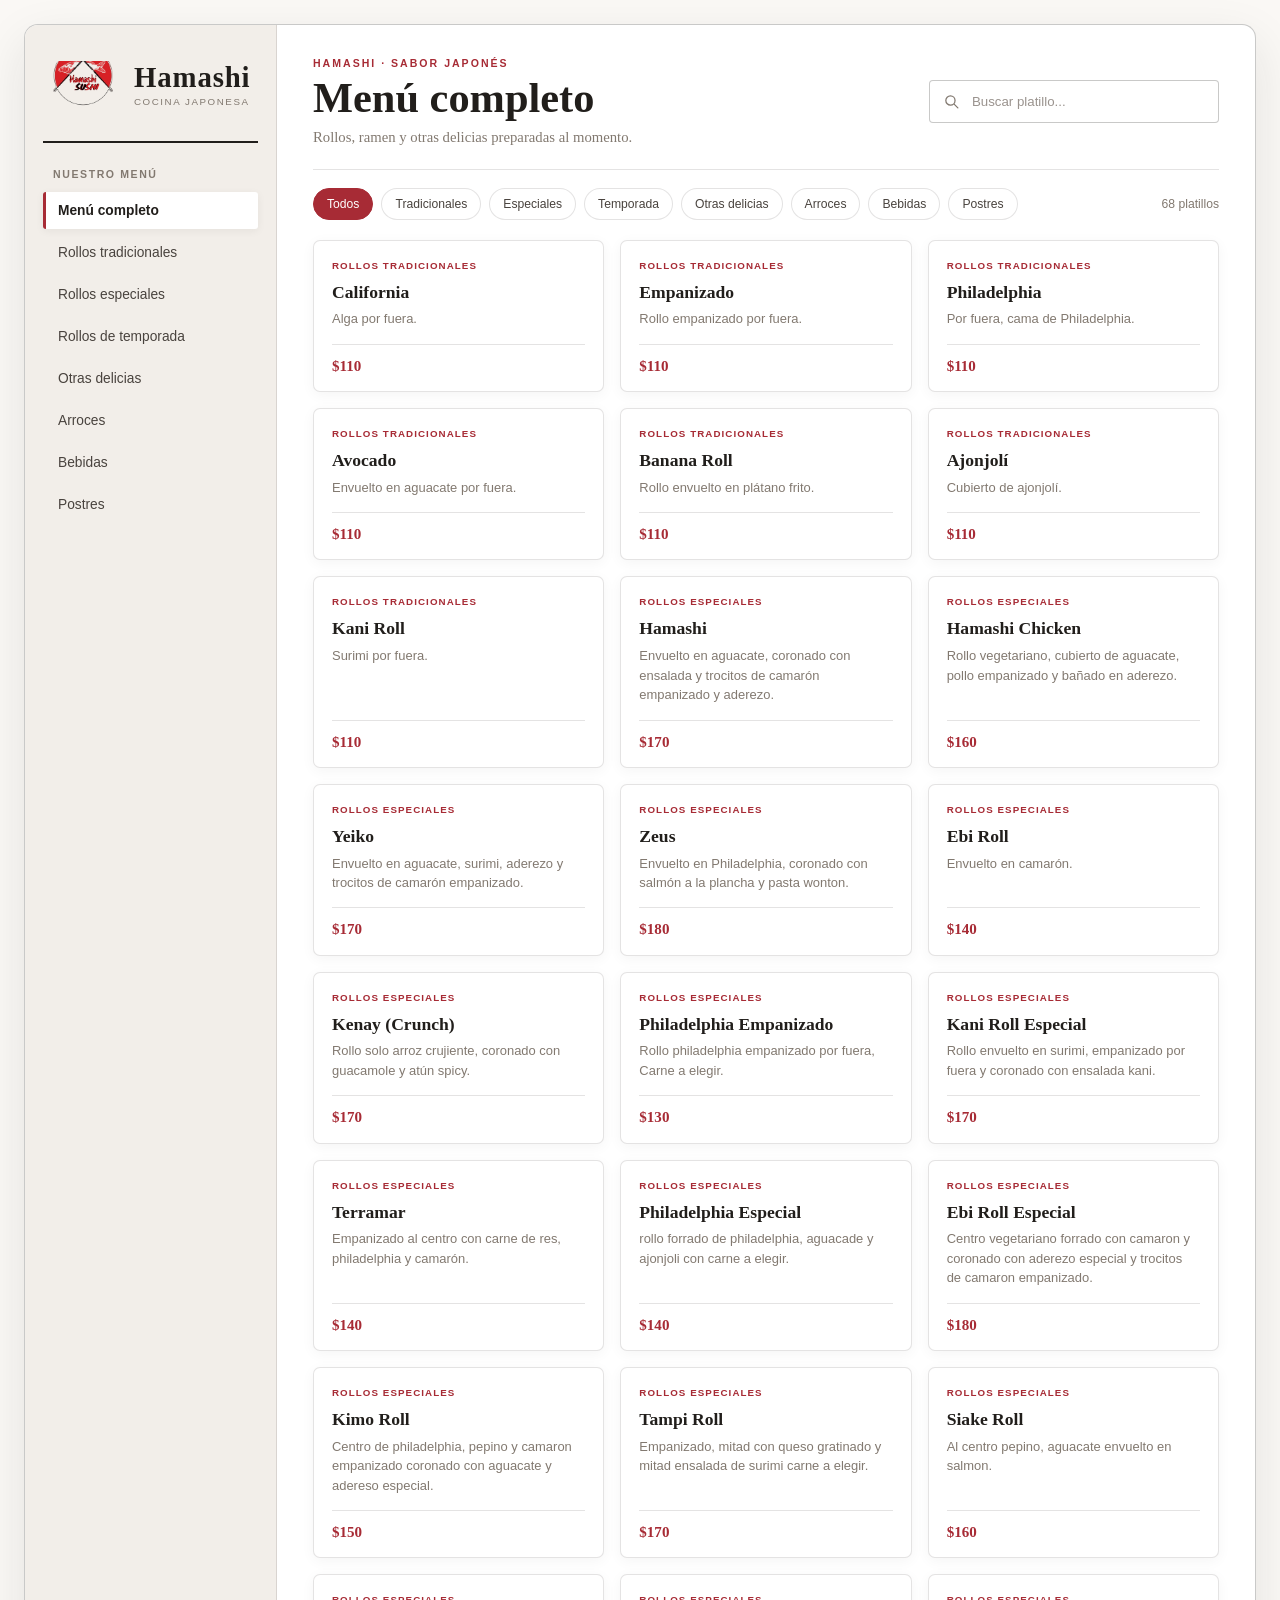
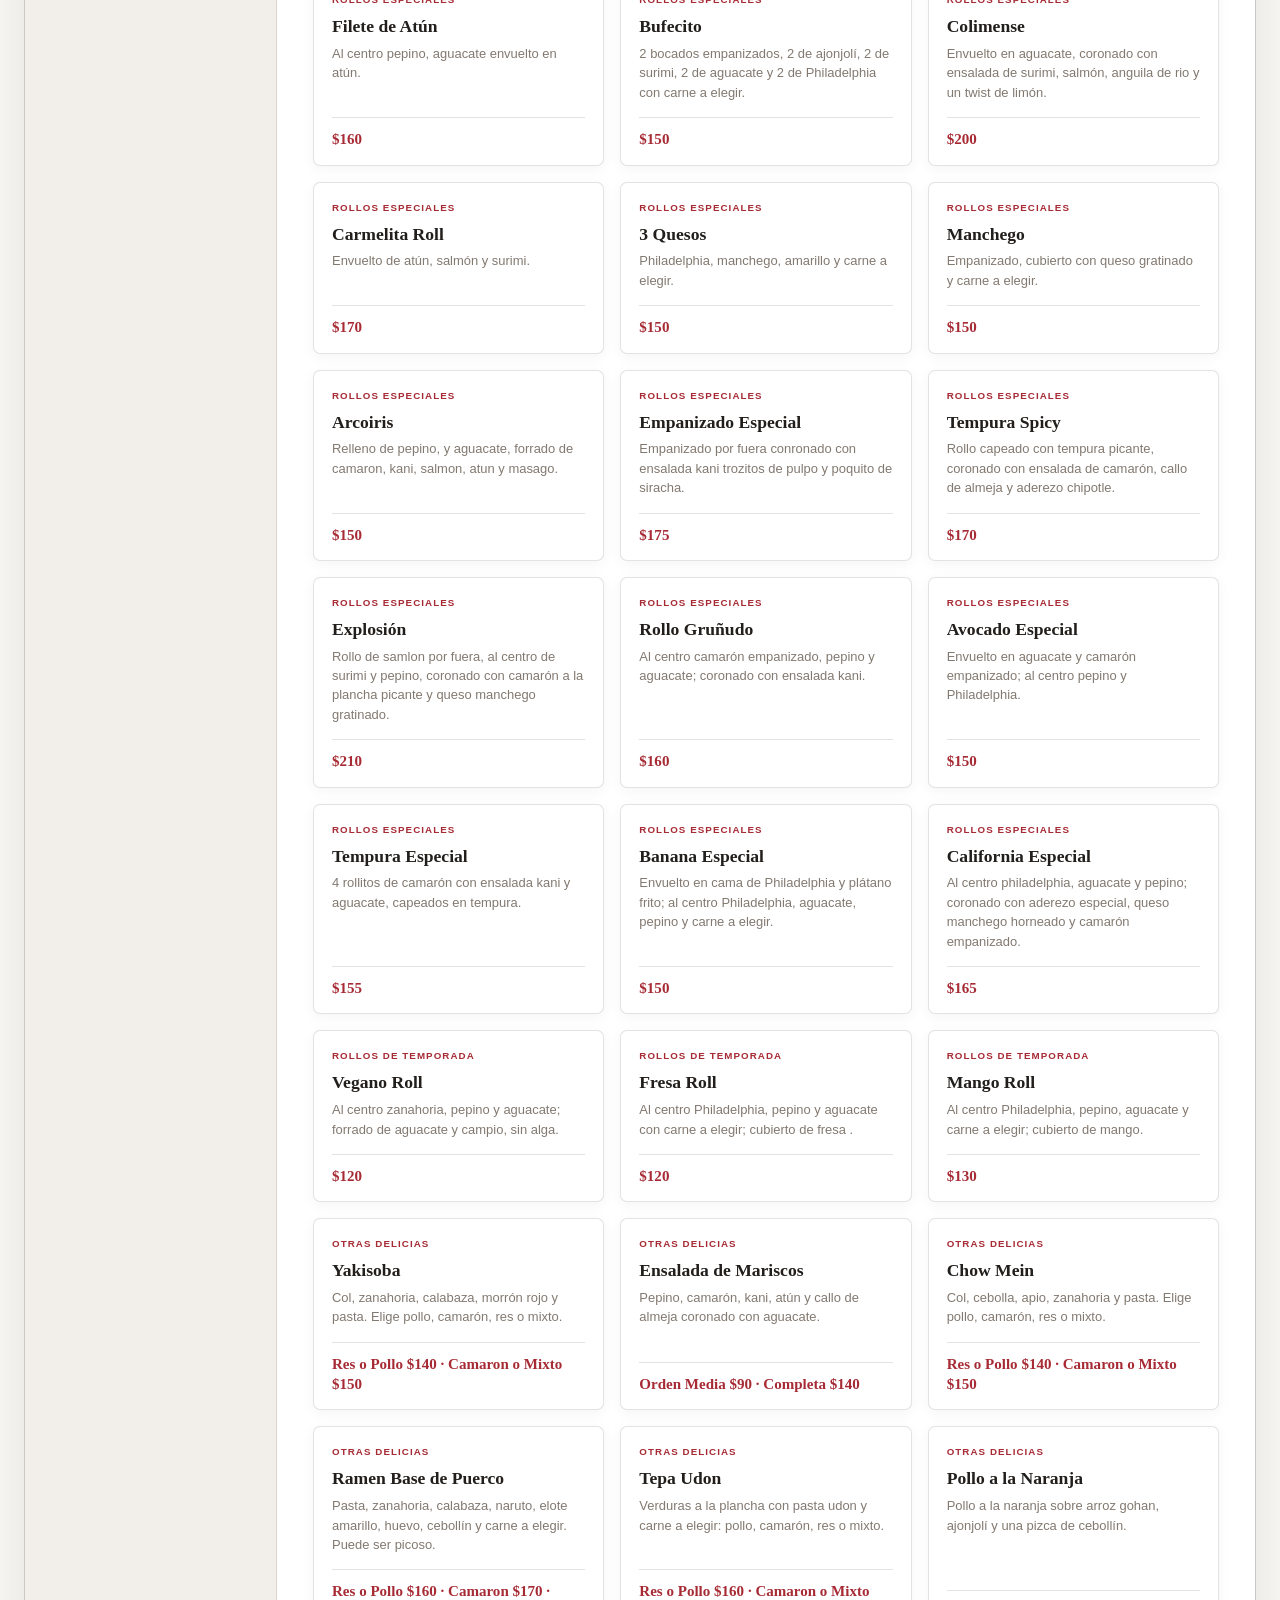
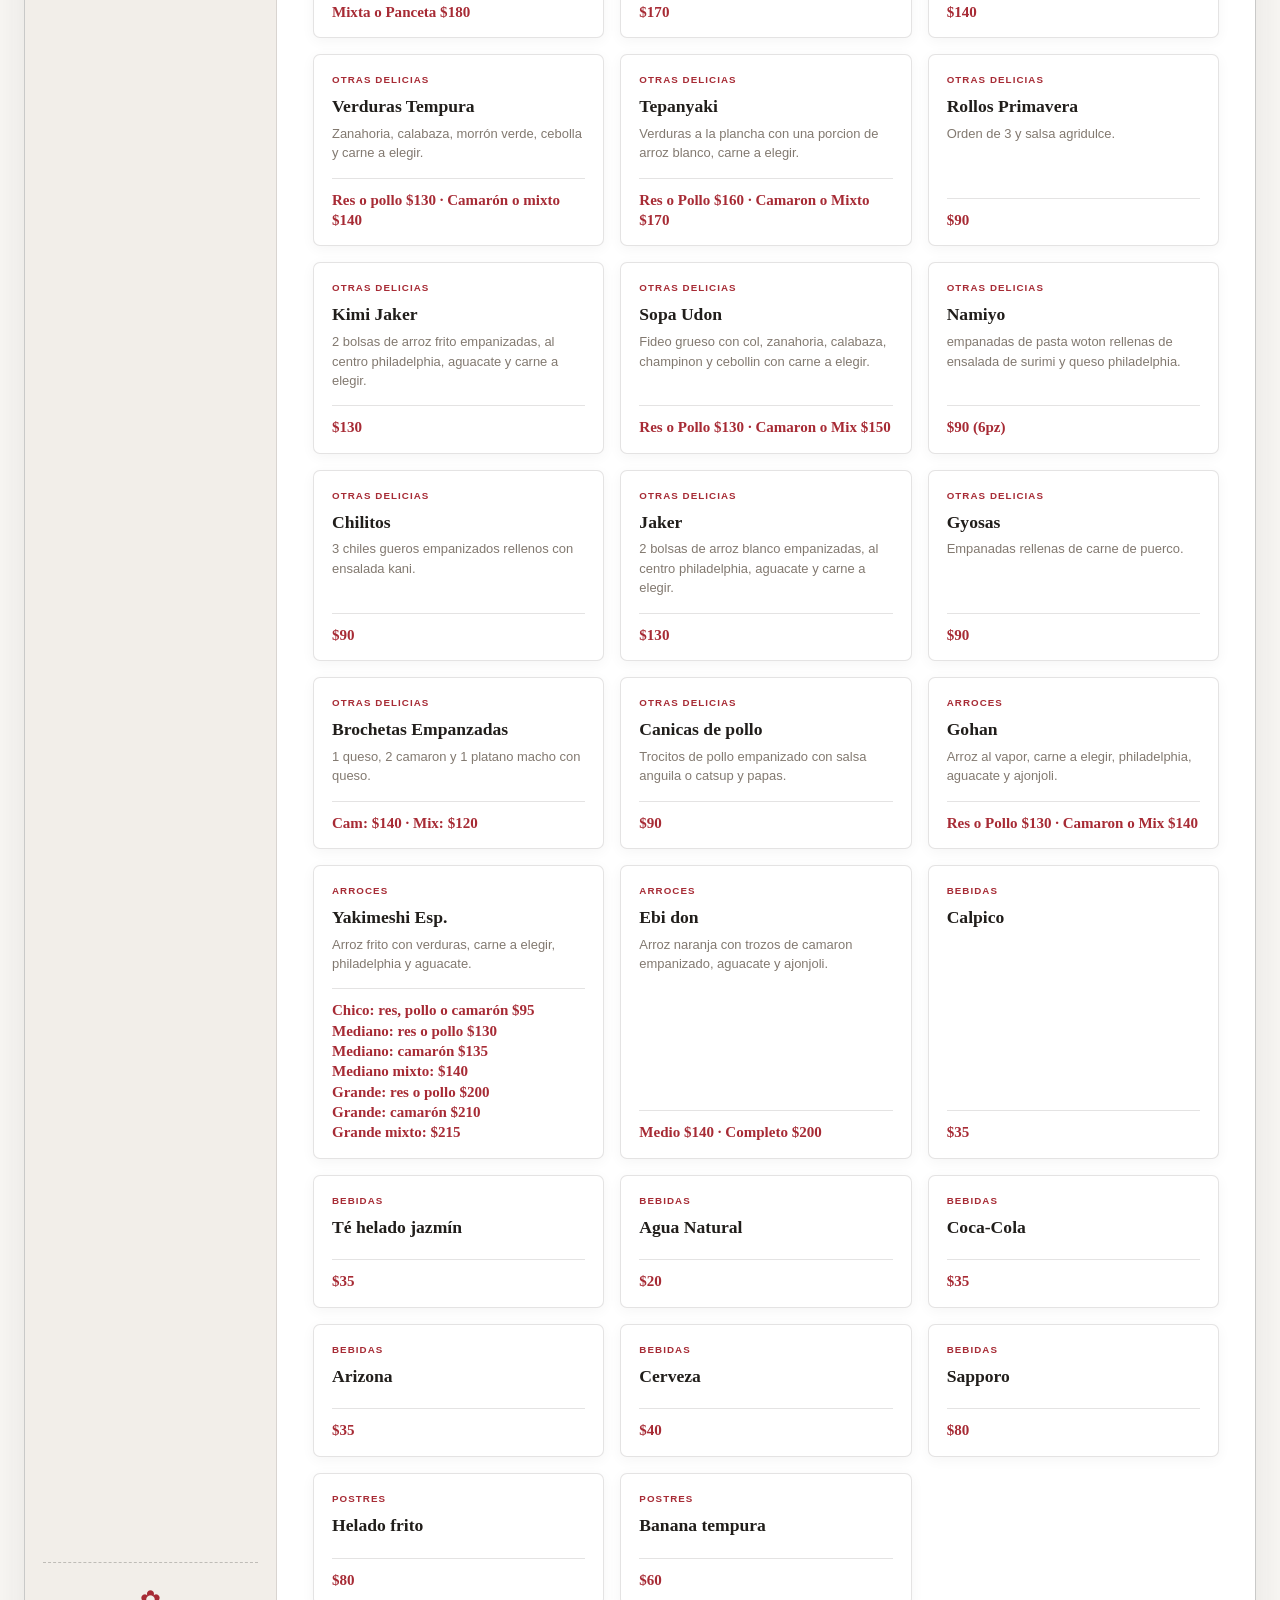
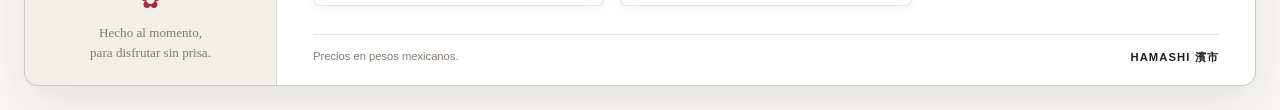
<file: index.html>
<!DOCTYPE html>
<html lang="es">
<head>
  <meta charset="UTF-8">
  <meta name="viewport" content="width=device-width, initial-scale=1.0">
  <meta name="theme-color" content="#faf8f5">
  <title>Hamashi | Menú japonés</title>
  <link rel="stylesheet" href="css/menu.css">
</head>
<body>
  <div class="app-container">
    <aside class="sidebar">
      <a class="brand-logo" href="" data-category="Todos" aria-label="Hamashi, mostrar todo el menú">
        <img class="brand-logo-image" src="assets/images/hamashi-logo.png" alt="Hamashi Sushi">
        <span class="brand-copy">
          <span class="brand-title">Hamashi</span>
          <span class="brand-subtitle">Cocina japonesa</span>
        </span>
      </a>

      <nav class="category-nav" aria-label="Categorías del menú">
        <p class="nav-label">Nuestro menú</p>
        <button class="nav-btn active" type="button" data-category="Todos">Menú completo</button>
        <button class="nav-btn" type="button" data-category="Rollos Tradicionales">Rollos tradicionales</button>
        <button class="nav-btn" type="button" data-category="Rollos Especiales">Rollos especiales</button>
        <button class="nav-btn" type="button" data-category="Rollos de Temporada">Rollos de temporada</button>
        <button class="nav-btn" type="button" data-category="Otras Delicias">Otras delicias</button>
        <button class="nav-btn" type="button" data-category="Arroces">Arroces</button>
        <button class="nav-btn" type="button" data-category="Bebidas">Bebidas</button>
        <button class="nav-btn" type="button" data-category="Postres">Postres</button>
      </nav>

      <div class="sidebar-note">
        <span class="note-flower" aria-hidden="true">✿</span>
        <p>Hecho al momento,<br>para disfrutar sin prisa.</p>
      </div>
    </aside>

    <main class="main-content">
      <header class="main-header">
        <div>
          <p class="eyebrow">HAMASHI · SABOR JAPONÉS</p>
          <h1 id="section-heading">Menú completo</h1>
          <p class="header-description">Rollos, ramen y otras delicias preparadas al momento.</p>
        </div>
        <label class="search-box">
          <span class="visually-hidden">Buscar platillo</span>
          <svg aria-hidden="true" viewBox="0 0 24 24">
            <circle cx="10.5" cy="10.5" r="6.5"></circle>
            <path d="m16 16 5 5"></path>
          </svg>
          <input id="menu-search" type="search" placeholder="Buscar platillo..." autocomplete="off">
        </label>
      </header>

      <div class="menu-toolbar">
        <div class="category-pills" aria-label="Filtrar por categoría">
          <button class="pill-btn active" type="button" data-category="Todos">Todos</button>
          <button class="pill-btn" type="button" data-category="Rollos Tradicionales">Tradicionales</button>
          <button class="pill-btn" type="button" data-category="Rollos Especiales">Especiales</button>
          <button class="pill-btn" type="button" data-category="Rollos de Temporada">Temporada</button>
          <button class="pill-btn" type="button" data-category="Otras Delicias">Otras delicias</button>
          <button class="pill-btn" type="button" data-category="Arroces">Arroces</button>
          <button class="pill-btn" type="button" data-category="Bebidas">Bebidas</button>
          <button class="pill-btn" type="button" data-category="Postres">Postres</button>
        </div>
        <span class="item-counter" id="item-counter" aria-live="polite"></span>
      </div>

      <section class="products-grid" id="products-grid" aria-label="Platillos disponibles"></section>

      <footer class="main-footer">
        <span>Precios en pesos mexicanos.</span>
        <span>HAMASHI <span aria-hidden="true">濱市</span></span>
      </footer>
    </main>
  </div>

  <script src="js/menu.js"></script>
</body>
</html>
</file>
<file: css/menu.css>
:root {
  color-scheme: light;
  --paper: #faf8f5;
  --sidebar: #f2eee9;
  --card: #fff;
  --ink: #211e1b;
  --ink-soft: #49433e;
  --muted: #827970;
  --red: #a72b35;
  --red-dark: #8b202b;
  --line: rgba(33, 30, 27, 0.12);
  --line-strong: rgba(33, 30, 27, 0.24);
  --serif: Georgia, "Times New Roman", serif;
  --sans: Arial, Helvetica, sans-serif;
  --shadow: 0 8px 26px rgba(38, 31, 24, 0.07);
}

* {
  box-sizing: border-box;
}

body {
  min-width: 320px;
  min-height: 100vh;
  margin: 0;
  padding: 24px;
  background:
    radial-gradient(rgba(33, 30, 27, 0.045) 0.7px, transparent 0.7px) 0 0 / 18px 18px,
    var(--paper);
  color: var(--ink);
  font-family: var(--sans);
}

button,
input {
  font: inherit;
}

button {
  color: inherit;
}

.app-container {
  display: flex;
  width: min(1440px, 100%);
  min-height: calc(100vh - 48px);
  margin: 0 auto;
  overflow: hidden;
  border: 1px solid var(--line-strong);
  border-radius: 14px;
  background: var(--card);
  box-shadow: 0 18px 50px rgba(33, 30, 27, 0.1);
}

.sidebar {
  display: flex;
  width: 252px;
  flex: 0 0 252px;
  flex-direction: column;
  padding: 28px 18px 20px;
  border-right: 1px solid var(--line);
  background: var(--sidebar);
}

.brand-logo {
  display: flex;
  align-items: center;
  gap: 12px;
  padding: 0 5px 24px;
  border-bottom: 2px solid var(--ink);
  color: inherit;
  text-decoration: none;
}

.brand-logo-image {
  display: block;
  width: 74px;
  height: 64px;
  flex: 0 0 74px;
  object-fit: contain;
}

.brand-copy {
  display: grid;
  gap: 4px;
}

.brand-title {
  font-family: var(--serif);
  font-size: 1.8rem;
  font-weight: 700;
  letter-spacing: 0.03em;
  line-height: 1;
}

.brand-subtitle {
  color: var(--muted);
  font-size: 0.61rem;
  letter-spacing: 0.16em;
  text-transform: uppercase;
}

.category-nav {
  display: grid;
  gap: 5px;
  margin-top: 25px;
}

.nav-label {
  margin: 0 0 7px;
  padding: 0 10px;
  color: var(--muted);
  font-size: 0.66rem;
  font-weight: 700;
  letter-spacing: 0.15em;
  text-transform: uppercase;
}

.nav-btn {
  width: 100%;
  padding: 11px 12px;
  border: 0;
  border-left: 3px solid transparent;
  border-radius: 3px;
  background: transparent;
  color: var(--ink-soft);
  cursor: pointer;
  font-size: 0.86rem;
  text-align: left;
  transition: background 0.18s ease, color 0.18s ease;
}

.nav-btn:hover,
.nav-btn.active {
  border-left-color: var(--red);
  background: var(--card);
  color: var(--ink);
}

.nav-btn:focus-visible,
.pill-btn:focus-visible {
  outline: 3px solid rgba(167, 43, 53, 0.35);
  outline-offset: 2px;
}

.nav-btn.active {
  box-shadow: 0 2px 9px rgba(33, 30, 27, 0.06);
  font-weight: 700;
}

.sidebar-note {
  margin-top: auto;
  padding: 18px 10px 2px;
  border-top: 1px dashed var(--line-strong);
  color: var(--muted);
  font-family: var(--serif);
  font-size: 0.82rem;
  line-height: 1.5;
  text-align: center;
}

.sidebar-note p {
  margin: 5px 0 0;
}

.note-flower {
  color: var(--red);
  font-family: var(--sans);
  font-size: 1.55rem;
}

.main-content {
  display: flex;
  min-width: 0;
  flex: 1;
  flex-direction: column;
  padding: 32px 36px 20px;
}

.main-header {
  display: flex;
  align-items: center;
  justify-content: space-between;
  gap: 24px;
  padding-bottom: 23px;
  border-bottom: 1px solid var(--line);
}

.eyebrow {
  margin: 0 0 7px;
  color: var(--red);
  font-size: 0.66rem;
  font-weight: 700;
  letter-spacing: 0.19em;
}

.main-header h1 {
  margin: 0;
  font-family: var(--serif);
  font-size: clamp(1.9rem, 3.4vw, 2.65rem);
  line-height: 1.05;
}

.header-description {
  margin: 8px 0 0;
  color: var(--muted);
  font-family: var(--serif);
  font-size: 0.92rem;
}

.search-box {
  display: flex;
  width: min(290px, 36%);
  min-height: 43px;
  flex: 0 0 auto;
  align-items: center;
  gap: 10px;
  padding: 0 13px;
  border: 1px solid var(--line-strong);
  border-radius: 4px;
  background: #fff;
}

.search-box:focus-within {
  border-color: var(--red);
  box-shadow: 0 0 0 3px rgba(167, 43, 53, 0.08);
}

.search-box svg {
  width: 17px;
  height: 17px;
  flex: 0 0 17px;
  fill: none;
  stroke: var(--muted);
  stroke-linecap: round;
  stroke-width: 1.8;
}

.search-box input {
  width: 100%;
  min-width: 0;
  border: 0;
  outline: 0;
  background: transparent;
  color: var(--ink);
  font-size: 0.83rem;
}

.search-box input::placeholder {
  color: #9a938e;
}

.menu-toolbar {
  display: flex;
  align-items: center;
  justify-content: space-between;
  gap: 15px;
  padding: 18px 0 20px;
}

.category-pills {
  display: flex;
  min-width: 0;
  flex-wrap: wrap;
  gap: 8px;
}

.pill-btn {
  padding: 8px 13px;
  border: 1px solid var(--line);
  border-radius: 999px;
  background: #fff;
  color: var(--ink-soft);
  cursor: pointer;
  font-size: 0.76rem;
  white-space: nowrap;
  transition: background 0.18s ease, border-color 0.18s ease, color 0.18s ease;
}

.pill-btn:hover {
  border-color: var(--red);
  color: var(--red);
}

.pill-btn.active {
  border-color: var(--red);
  background: var(--red);
  color: #fff;
}

.item-counter {
  flex: 0 0 auto;
  color: var(--muted);
  font-size: 0.76rem;
}

.products-grid {
  display: grid;
  grid-template-columns: repeat(3, minmax(0, 1fr));
  align-content: start;
  gap: 16px;
  flex: 1;
}

.product-card {
  position: relative;
  display: flex;
  min-width: 0;
  flex-direction: column;
  padding: 19px 18px 15px;
  border: 1px solid var(--line);
  border-radius: 7px;
  background: var(--card);
  box-shadow: 0 3px 14px rgba(33, 30, 27, 0.045);
  transition: transform 0.2s ease, box-shadow 0.2s ease, border-color 0.2s ease;
}

.product-card:hover {
  transform: translateY(-2px);
  border-color: var(--line-strong);
  box-shadow: var(--shadow);
}

.product-category {
  align-self: flex-start;
  margin-bottom: 11px;
  color: var(--red);
  font-size: 0.61rem;
  font-weight: 700;
  letter-spacing: 0.11em;
  text-transform: uppercase;
}

.product-title {
  margin: 0 0 7px;
  font-family: var(--serif);
  font-size: 1.1rem;
  line-height: 1.18;
}

.product-description {
  flex: 1;
  margin: 0 0 15px;
  color: var(--muted);
  font-size: 0.81rem;
  line-height: 1.5;
}

.product-card-footer {
  display: flex;
  align-items: center;
  justify-content: space-between;
  flex-wrap: wrap;
  gap: 8px;
  padding-top: 11px;
  border-top: 1px solid var(--line);
}

.product-price {
  color: var(--red);
  font-family: var(--serif);
  font-size: 0.94rem;
  font-weight: 700;
  line-height: 1.35;
  white-space: pre-line;
}

.empty-state {
  grid-column: 1 / -1;
  padding: 70px 20px;
  color: var(--muted);
  font-family: var(--serif);
  text-align: center;
}

.main-footer {
  display: flex;
  justify-content: space-between;
  gap: 16px;
  margin-top: 28px;
  padding-top: 15px;
  border-top: 1px solid var(--line);
  color: var(--muted);
  font-size: 0.7rem;
}

.main-footer span:last-child {
  color: var(--ink);
  font-weight: 700;
  letter-spacing: 0.1em;
}

.visually-hidden {
  position: absolute;
  width: 1px;
  height: 1px;
  overflow: hidden;
  clip: rect(0, 0, 0, 0);
  white-space: nowrap;
  clip-path: inset(50%);
}

@media (max-width: 1050px) {
  body {
    padding: 14px;
  }

  .app-container {
    min-height: calc(100vh - 28px);
  }

  .sidebar {
    width: 220px;
    flex-basis: 220px;
    padding-right: 14px;
    padding-left: 14px;
  }

  .main-content {
    padding: 25px 24px 18px;
  }

  .products-grid {
    grid-template-columns: repeat(2, minmax(0, 1fr));
  }
}

@media (max-width: 720px) {
  body {
    padding: 0;
    background: var(--paper);
  }

  .app-container {
    min-height: 100vh;
    flex-direction: column;
    border: 0;
    border-radius: 0;
    box-shadow: none;
  }

  .sidebar {
    width: 100%;
    flex: 0 0 auto;
    padding: 16px 18px 12px;
    border-right: 0;
    border-bottom: 1px solid var(--line);
  }

  .brand-logo {
    width: fit-content;
    padding-bottom: 13px;
    border-bottom-width: 1px;
  }

  .brand-logo-image {
    width: 58px;
    height: 50px;
    flex-basis: 58px;
  }

  .brand-title {
    font-size: 1.55rem;
  }

  .category-nav {
    display: grid;
    grid-template-columns: repeat(2, minmax(0, 1fr));
    gap: 6px;
    margin-top: 12px;
  }

  .nav-label,
  .sidebar-note {
    display: none;
  }

  .nav-btn {
    width: 100%;
    min-height: 44px;
    padding: 9px 8px;
    border: 1px solid var(--line);
    border-radius: 5px;
    font-size: 0.75rem;
    line-height: 1.25;
    text-align: center;
    white-space: normal;
  }

  .nav-btn:hover,
  .nav-btn.active {
    border: 1px solid var(--red);
    background: var(--red);
    color: #fff;
  }

  .main-content {
    padding: 22px 18px 16px;
  }

  .main-header {
    align-items: flex-start;
    flex-direction: column;
    gap: 15px;
  }

  .search-box {
    width: 100%;
  }

  .menu-toolbar {
    align-items: flex-start;
    flex-direction: column;
    padding: 14px 0;
  }

  .category-pills {
    display: none;
  }

  .products-grid {
    gap: 11px;
  }
}

@media (max-width: 480px) {
  .products-grid {
    grid-template-columns: 1fr;
  }

  .product-card {
    padding: 16px;
  }

  .main-footer {
    flex-direction: column;
    gap: 7px;
  }
}

@media print {
  @page {
    size: portrait;
    margin: 10mm;
  }

  body {
    min-width: 0;
    padding: 0;
    background: #fff;
  }

  .app-container {
    min-height: 0;
    border: 0;
    border-radius: 0;
    box-shadow: none;
  }

  .sidebar,
  .search-box,
  .menu-toolbar {
    display: none !important;
  }

  .main-content {
    padding: 0;
  }

  .main-header {
    padding-bottom: 12px;
  }

  .products-grid {
    grid-template-columns: repeat(3, minmax(0, 1fr));
    gap: 8px;
  }

  .product-card {
    padding: 10px;
    box-shadow: none;
    break-inside: avoid;
  }

  .product-title {
    font-size: 0.9rem;
  }

  .product-description {
    font-size: 0.7rem;
  }
}
</file>
